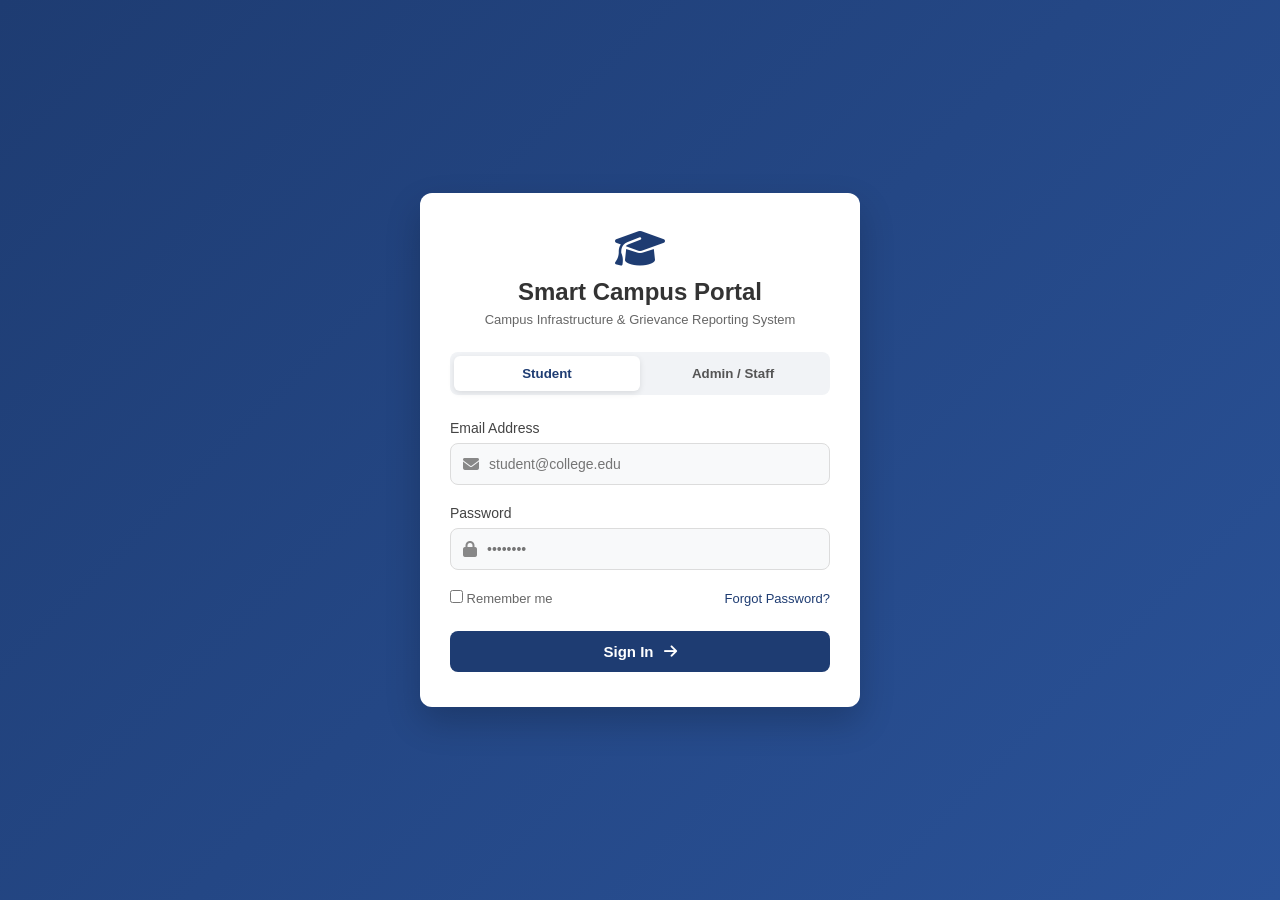
<file: main/resources/index.html>
<!DOCTYPE html>
<html lang="en">
<head>
    <meta charset="UTF-8">
    <meta name="viewport" content="width=device-width, initial-scale=1.0">
    <title>Smart Campus Portal - Login</title>
    <link rel="stylesheet" href="style.css">
    <!-- Font Awesome Icons -->
    <link rel="stylesheet" href="https://cdnjs.cloudflare.com/ajax/libs/font-awesome/6.4.0/css/all.min.css">
</head>
<body>
    <div class="login-wrapper">
        <div class="login-card">
            <div class="header">
                <i class="fa-solid fa-graduation-cap logo-icon"></i>
                <h2>Smart Campus Portal</h2>
                <p>Campus Infrastructure & Grievance Reporting System</p>
            </div>

            <!-- Role Selector -->
            <div class="role-selector">
                <button type="button" class="role-btn active" data-role="STUDENT">Student</button>
                <button type="button" class="role-btn" data-role="ADMIN">Admin / Staff</button>
            </div>

            <form id="loginForm">
                <div class="input-group">
                    <label for="email">Email Address</label>
                    <div class="input-field">
                        <i class="fa-solid fa-envelope"></i>
                        <input type="email" id="email" placeholder="student@college.edu" required>
                    </div>
                </div>

                <div class="input-group">
                    <label for="password">Password</label>
                    <div class="input-field">
                        <i class="fa-solid fa-lock"></i>
                        <input type="password" id="password" placeholder="••••••••" required>
                    </div>
                </div>

                <div class="form-options">
                    <label class="remember-me">
                        <input type="checkbox"> Remember me
                    </label>
                    <a href="#" class="forgot-link">Forgot Password?</a>
                </div>

                <button type="submit" class="submit-btn" id="loginBtn">
                    <span>Sign In</span>
                    <i class="fa-solid fa-arrow-right"></i>
                </button>
            </form>

            <div id="alertMessage" class="alert-box hide"></div>
        </div>
    </div>

    <script src="script.js"></script>
</body>
</html>
</file>
<file: main/resources/style.css>
* {
    margin: 0;
    padding: 0;
    box-sizing: border-box;
    font-family: 'Segoe UI', Tahoma, Geneva, Verdana, sans-serif;
}

body {
    background: linear-gradient(135deg, #1e3c72 0%, #2a5298 100%);
    min-height: 100vh;
    display: flex;
    justify-content: center;
    align-items: center;
    padding: 20px;
}

.login-wrapper {
    width: 100%;
    max-width: 440px;
}

.login-card {
    background: #ffffff;
    padding: 35px 30px;
    border-radius: 12px;
    box-shadow: 0 15px 35px rgba(0, 0, 0, 0.2);
}

.header {
    text-align: center;
    margin-bottom: 25px;
}

.logo-icon {
    font-size: 40px;
    color: #1e3c72;
    margin-bottom: 10px;
}

.header h2 {
    color: #333333;
    font-size: 24px;
    margin-bottom: 6px;
}

.header p {
    color: #666666;
    font-size: 13px;
}

.role-selector {
    display: flex;
    background: #f1f3f6;
    border-radius: 8px;
    padding: 4px;
    margin-bottom: 25px;
}

.role-btn {
    flex: 1;
    border: none;
    background: transparent;
    padding: 10px;
    border-radius: 6px;
    cursor: pointer;
    font-weight: 600;
    color: #555;
    transition: all 0.3s ease;
}

.role-btn.active {
    background: #ffffff;
    color: #1e3c72;
    box-shadow: 0 2px 6px rgba(0, 0, 0, 0.1);
}

.input-group {
    margin-bottom: 20px;
}

.input-group label {
    display: block;
    margin-bottom: 7px;
    color: #444;
    font-size: 14px;
    font-weight: 500;
}

.input-field {
    display: flex;
    align-items: center;
    background: #f8f9fa;
    border: 1px solid #dcdcdc;
    border-radius: 8px;
    padding: 0 12px;
}

.input-field i {
    color: #888;
    margin-right: 10px;
}

.input-field input {
    width: 100%;
    padding: 12px 0;
    border: none;
    outline: none;
    background: transparent;
    font-size: 14px;
    color: #333;
}

.form-options {
    display: flex;
    justify-content: space-between;
    align-items: center;
    font-size: 13px;
    margin-bottom: 25px;
}

.remember-me {
    color: #666;
    cursor: pointer;
}

.forgot-link {
    color: #1e3c72;
    text-decoration: none;
}

.forgot-link:hover {
    text-decoration: underline;
}

.submit-btn {
    width: 100%;
    background: #1e3c72;
    color: #ffffff;
    border: none;
    padding: 12px;
    border-radius: 8px;
    font-size: 15px;
    font-weight: 600;
    cursor: pointer;
    display: flex;
    justify-content: center;
    align-items: center;
    gap: 10px;
    transition: background 0.3s ease;
}

.submit-btn:hover {
    background: #162c54;
}

.alert-box {
    margin-top: 15px;
    padding: 10px;
    border-radius: 6px;
    font-size: 13px;
    text-align: center;
}

.alert-box.error {
    background: #fde8e8;
    color: #c81e1e;
    border: 1px solid #f8b4b4;
}

.alert-box.success {
    background: #def7ec;
    color: #03543f;
    border: 1px solid #84e1bc;
}

.hide {
    display: none;
}
</file>
